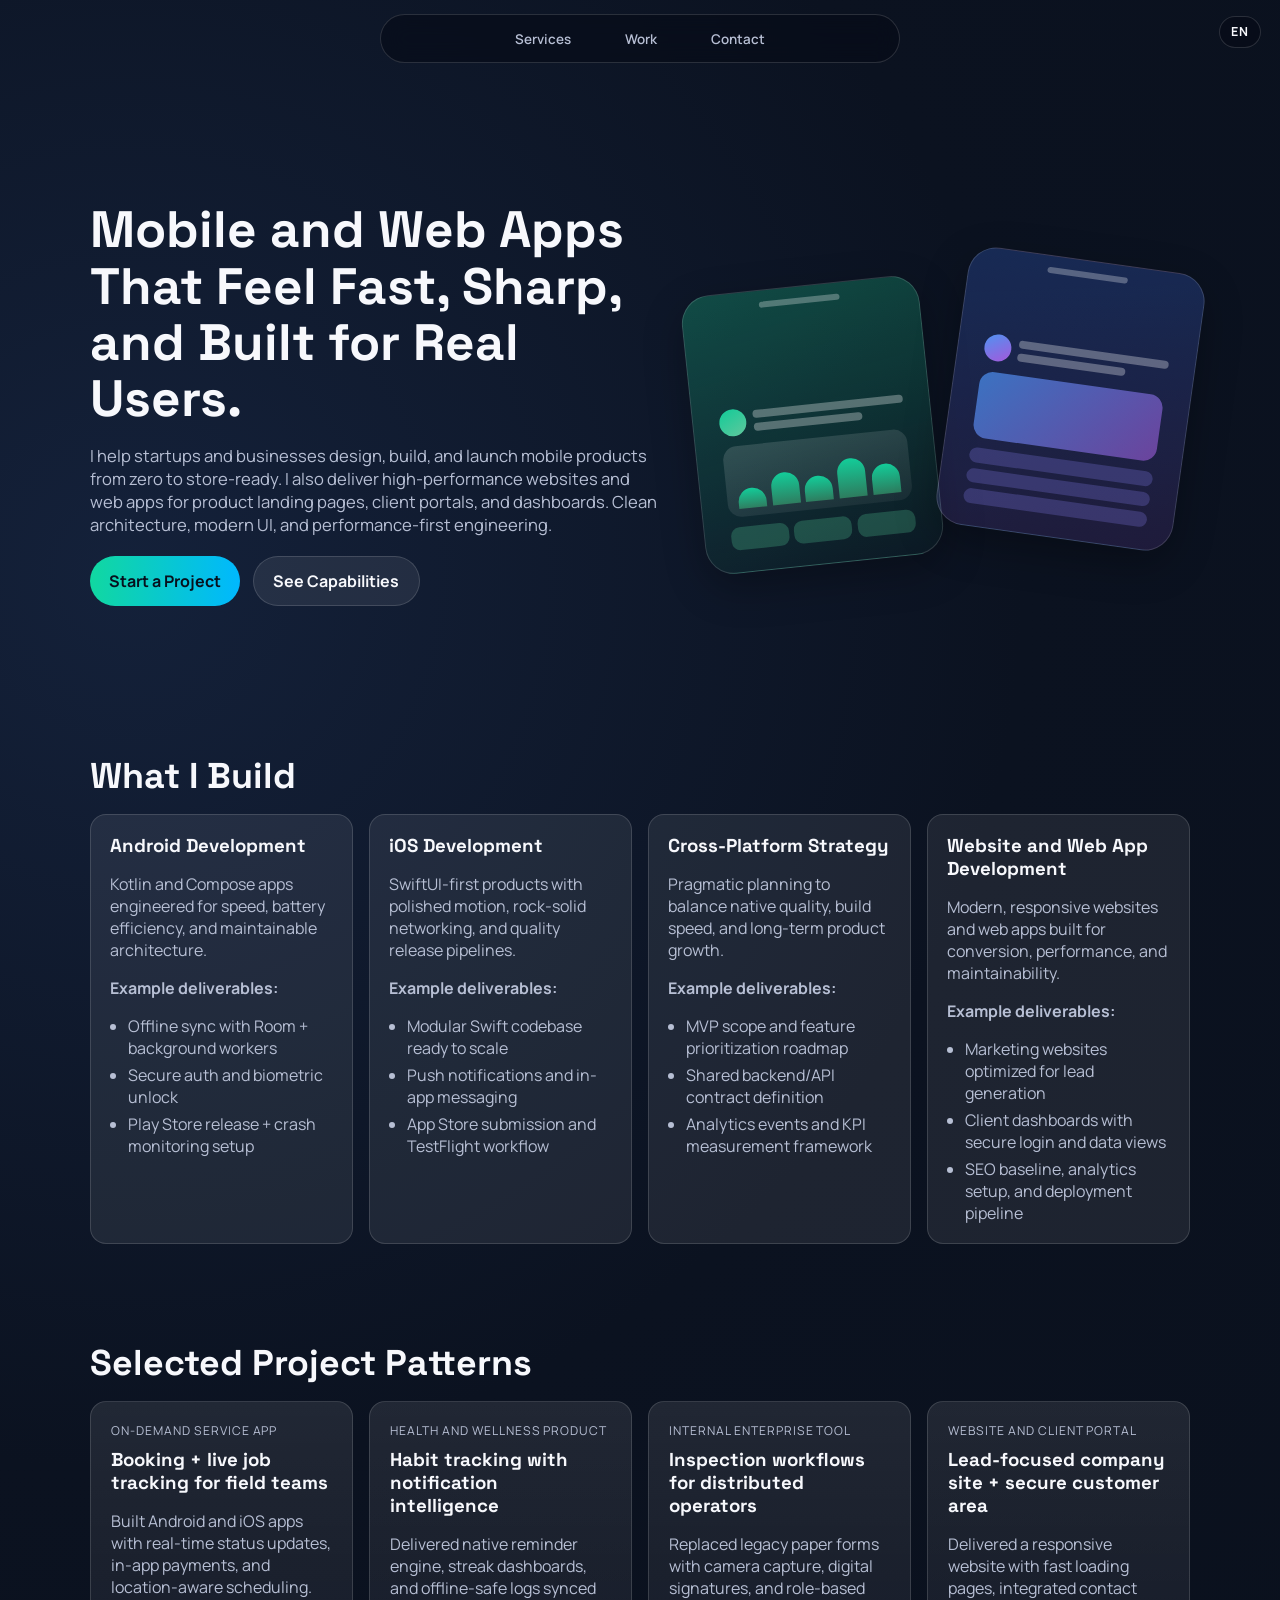
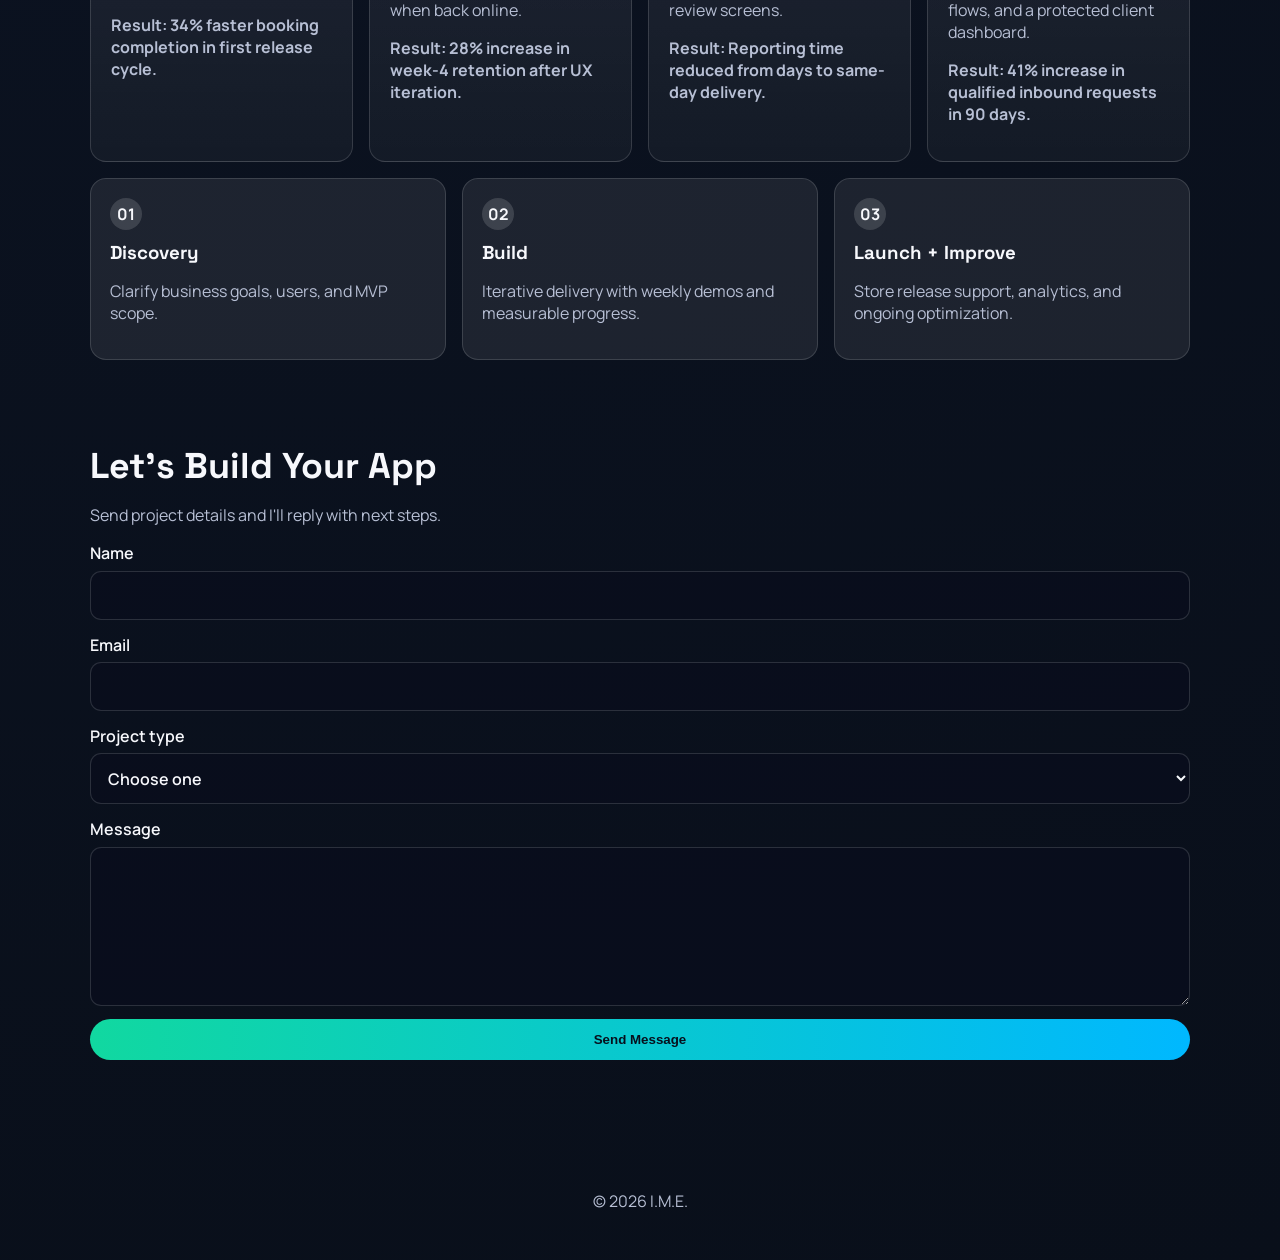
<file: index.html>
﻿<!DOCTYPE html>
<html lang="en">
<head>
  <meta charset="UTF-8" />
  <meta name="viewport" content="width=device-width, initial-scale=1.0" />
  <title>Mobile | Web Freelance</title>
  <meta name="description" content="Independent mobile software engineer building premium Android and iOS apps." />
  <link rel="canonical" href="https://your-domain.com/index.html" />
  <link rel="alternate" hreflang="en" href="https://your-domain.com/index.html" />
  <link rel="alternate" hreflang="it" href="https://your-domain.com/it.html" />
  <link rel="alternate" hreflang="x-default" href="https://your-domain.com/index.html" />
  <script>
    (() => {
      const params = new URLSearchParams(window.location.search);
      const lang = (navigator.language || "").toLowerCase();
      if (!params.has("lang") && lang.startsWith("it")) {
        window.location.replace("it.html");
      }
    })();
  </script>
  <link rel="preconnect" href="https://fonts.googleapis.com" />
  <link rel="preconnect" href="https://fonts.gstatic.com" crossorigin />
  <link href="https://fonts.googleapis.com/css2?family=Space+Grotesk:wght@400;500;700&family=Manrope:wght@400;500;700&display=swap" rel="stylesheet" />
  <link rel="stylesheet" href="styles.css" />
</head>
<body>
  <div class="backdrop" aria-hidden="true"></div>
  <details class="lang-drawer">
    <summary>EN</summary>
    <div class="lang-menu">
      <a href="index.html?lang=en" aria-current="page">English</a>
      <a href="it.html?lang=it">Italiano</a>
    </div>
  </details>

  <header class="site-header">
    <nav>
      <a href="#services">Services</a>
      <a href="#work">Work</a>
      <a href="#contact">Contact</a>
    </nav>
  </header>

  <main id="home">
    <section class="hero">
      <div class="hero-copy">
        <h1>Mobile and Web Apps That Feel Fast, Sharp, and Built for Real Users.</h1>
        <p>
          I help startups and businesses design, build, and launch mobile products from zero to store-ready.
          I also deliver high-performance websites and web apps for product landing pages, client portals, and dashboards.
          Clean architecture, modern UI, and performance-first engineering.
        </p>
        <div class="hero-actions">
          <a class="btn btn-primary" href="#contact">Start a Project</a>
          <a class="btn btn-secondary" href="#services">See Capabilities</a>
        </div>
      </div>
      <div class="hero-visual" aria-hidden="true">
        <div class="phone android">
          <div class="phone-ui">
            <div class="ui-header">
              <div class="ui-avatar"></div>
              <div class="ui-lines">
                <div class="ui-row"></div>
                <div class="ui-row short"></div>
              </div>
            </div>
            <div class="ui-chart">
              <span style="height: 38%"></span>
              <span style="height: 62%"></span>
              <span style="height: 48%"></span>
              <span style="height: 76%"></span>
              <span style="height: 58%"></span>
            </div>
            <div class="ui-pills">
              <div></div>
              <div></div>
              <div></div>
            </div>
          </div>
        </div>
        <div class="phone ios">
          <div class="phone-ui">
            <div class="ui-header">
              <div class="ui-avatar"></div>
              <div class="ui-lines">
                <div class="ui-row"></div>
                <div class="ui-row short"></div>
              </div>
            </div>
            <div class="ui-card"></div>
            <div class="ui-list">
              <div class="ui-list-item"></div>
              <div class="ui-list-item"></div>
              <div class="ui-list-item"></div>
            </div>
          </div>
        </div>
      </div>
    </section>

    <section id="services" class="section">
      <h2>What I Build</h2>
      <div class="grid cards">
        <article class="card">
          <h3>Android Development</h3>
          <p>Kotlin and Compose apps engineered for speed, battery efficiency, and maintainable architecture.</p>
          <p class="example-title">Example deliverables:</p>
          <ul>
            <li>Offline sync with Room + background workers</li>
            <li>Secure auth and biometric unlock</li>
            <li>Play Store release + crash monitoring setup</li>
          </ul>
        </article>
        <article class="card">
          <h3>iOS Development</h3>
          <p>SwiftUI-first products with polished motion, rock-solid networking, and quality release pipelines.</p>
          <p class="example-title">Example deliverables:</p>
          <ul>
            <li>Modular Swift codebase ready to scale</li>
            <li>Push notifications and in-app messaging</li>
            <li>App Store submission and TestFlight workflow</li>
          </ul>
        </article>
        <article class="card">
          <h3>Cross-Platform Strategy</h3>
          <p>Pragmatic planning to balance native quality, build speed, and long-term product growth.</p>
          <p class="example-title">Example deliverables:</p>
          <ul>
            <li>MVP scope and feature prioritization roadmap</li>
            <li>Shared backend/API contract definition</li>
            <li>Analytics events and KPI measurement framework</li>
          </ul>
        </article>
        <article class="card">
          <h3>Website and Web App Development</h3>
          <p>Modern, responsive websites and web apps built for conversion, performance, and maintainability.</p>
          <p class="example-title">Example deliverables:</p>
          <ul>
            <li>Marketing websites optimized for lead generation</li>
            <li>Client dashboards with secure login and data views</li>
            <li>SEO baseline, analytics setup, and deployment pipeline</li>
          </ul>
        </article>
      </div>
    </section>

    <section id="work" class="section section-accent">
      <h2>Selected Project Patterns</h2>
      <div class="grid work-samples">
        <article>
          <p class="work-kind">On-demand Service App</p>
          <h3>Booking + live job tracking for field teams</h3>
          <p>Built Android and iOS apps with real-time status updates, in-app payments, and location-aware scheduling.</p>
          <p class="work-result">Result: 34% faster booking completion in first release cycle.</p>
        </article>
        <article>
          <p class="work-kind">Health and Wellness Product</p>
          <h3>Habit tracking with notification intelligence</h3>
          <p>Delivered native reminder engine, streak dashboards, and offline-safe logs synced when back online.</p>
          <p class="work-result">Result: 28% increase in week-4 retention after UX iteration.</p>
        </article>
        <article>
          <p class="work-kind">Internal Enterprise Tool</p>
          <h3>Inspection workflows for distributed operators</h3>
          <p>Replaced legacy paper forms with camera capture, digital signatures, and role-based review screens.</p>
          <p class="work-result">Result: Reporting time reduced from days to same-day delivery.</p>
        </article>
        <article>
          <p class="work-kind">Website and Client Portal</p>
          <h3>Lead-focused company site + secure customer area</h3>
          <p>Delivered a responsive website with fast loading pages, integrated contact flows, and a protected client dashboard.</p>
          <p class="work-result">Result: 41% increase in qualified inbound requests in 90 days.</p>
        </article>
      </div>
      <div class="grid process">
        <article>
          <span>01</span>
          <h3>Discovery</h3>
          <p>Clarify business goals, users, and MVP scope.</p>
        </article>
        <article>
          <span>02</span>
          <h3>Build</h3>
          <p>Iterative delivery with weekly demos and measurable progress.</p>
        </article>
        <article>
          <span>03</span>
          <h3>Launch + Improve</h3>
          <p>Store release support, analytics, and ongoing optimization.</p>
        </article>
      </div>
    </section>

    <section id="contact" class="section contact">
      <h2>Let's Build Your App</h2>
      <p>Send project details and I'll reply with next steps.</p>

      <form
        id="contact-form"
        class="contact-form"
        action="https://formsubmit.co/ajax/21b4b3515dfa294de6bba8d975dcc815"
        method="POST"
        novalidate
      >
        <label>
          Name
          <input type="text" name="name" required />
        </label>
        <label>
          Email
          <input type="email" name="email" required />
        </label>
        <label>
          Project type
          <select name="projectType" required>
            <option value="">Choose one</option>
            <option>Android App</option>
            <option>iOS App</option>
            <option>Android + iOS App</option>
            <option>Website / Web App</option>
            <option>Consulting</option>
          </select>
        </label>
        <label>
          Message
          <textarea name="message" rows="6" required></textarea>
        </label>
        <button type="submit" class="btn btn-primary" id="send-button">Send Message</button>
      </form>
      <p class="note" id="form-note"></p>
    </section>
  </main>

  <footer>
    <p>© <span id="year"></span> I.M.E.</p>
  </footer>

  <script src="script.js"></script>
</body>
</html>
</file>
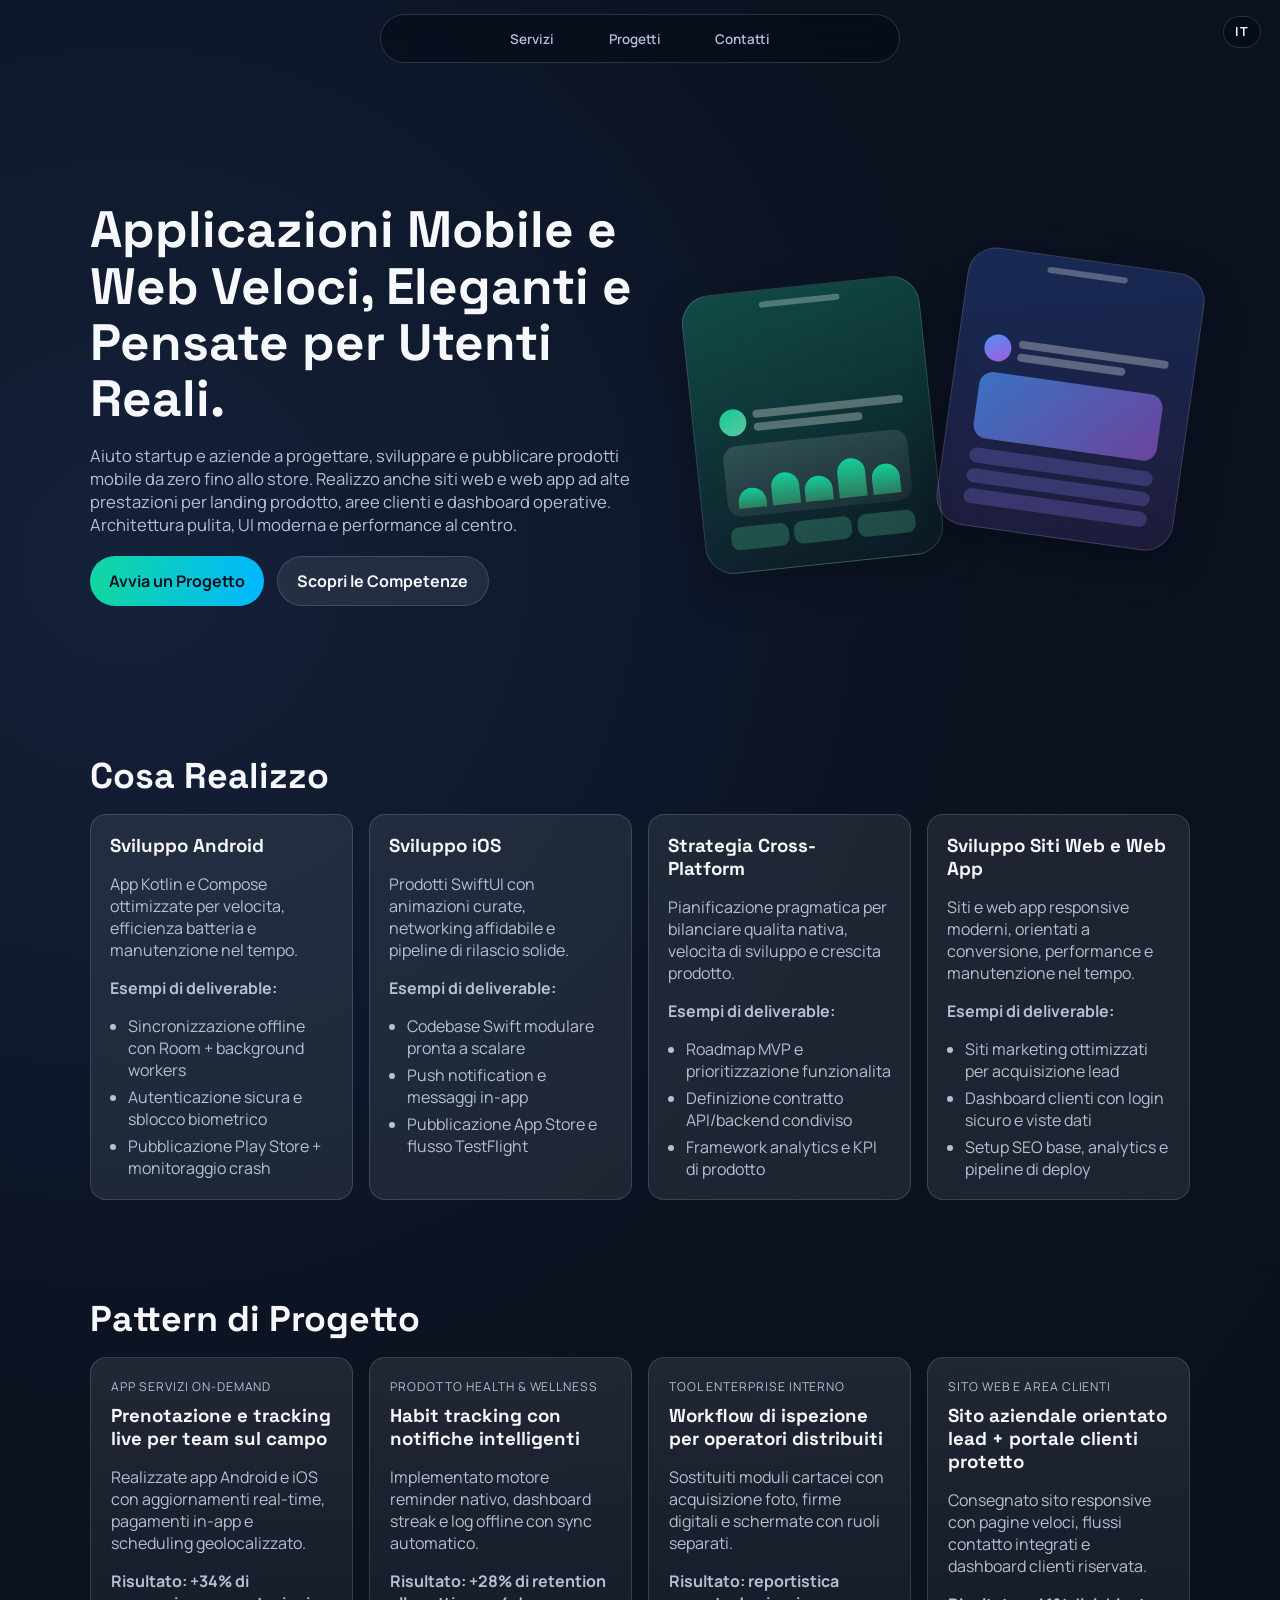
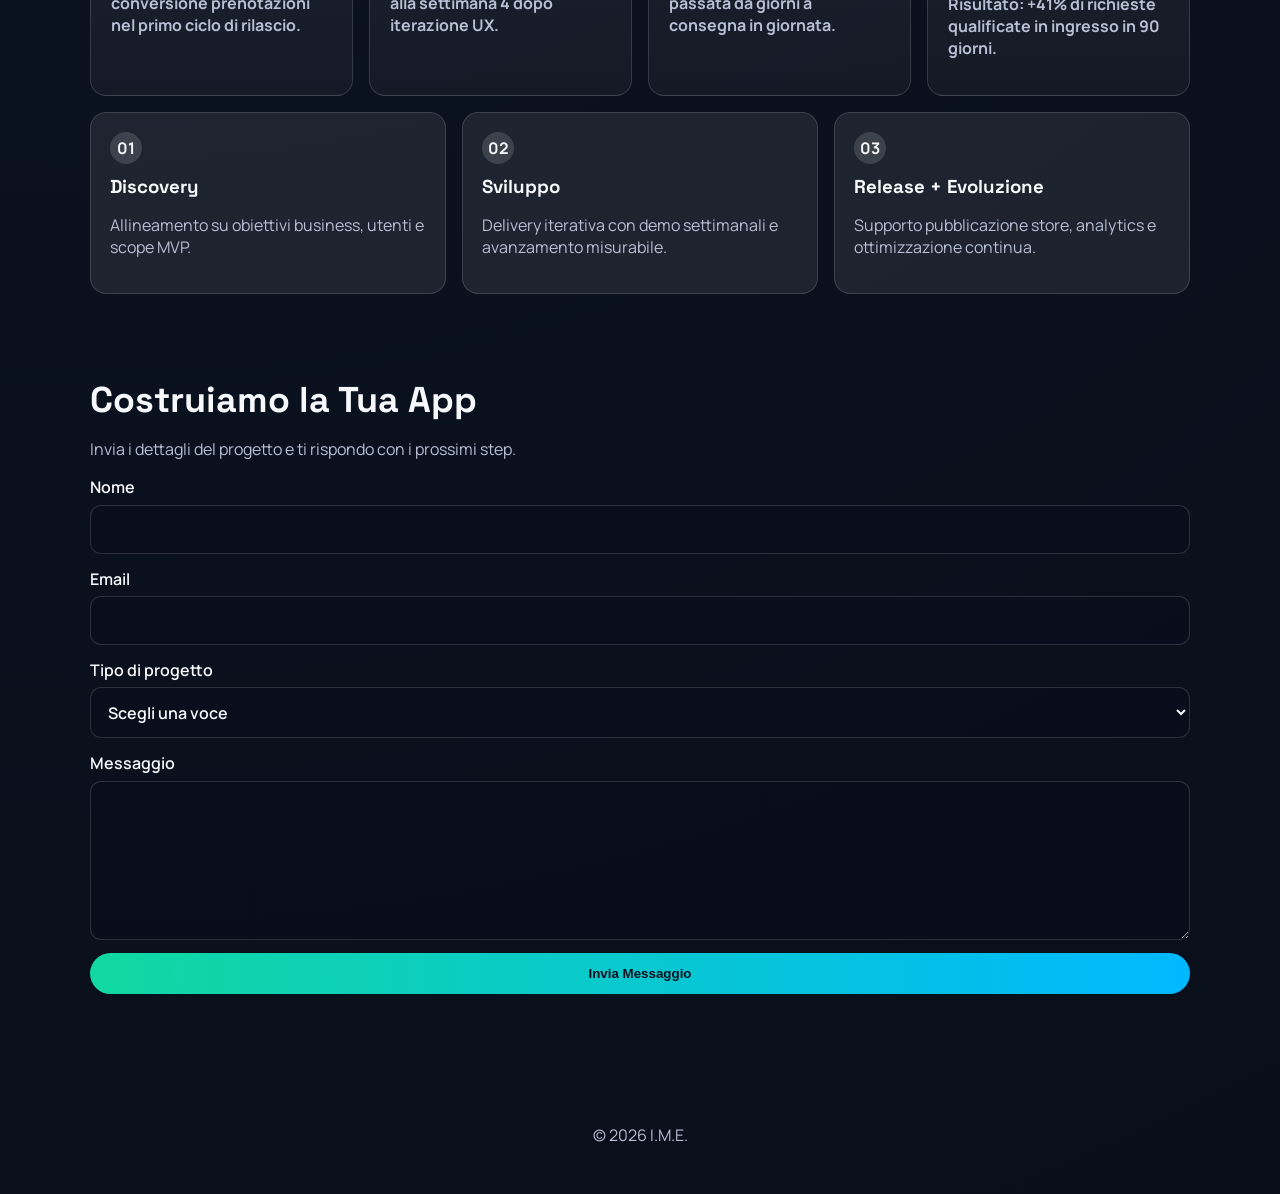
<file: it.html>
﻿<!DOCTYPE html>
<html lang="it">
<head>
  <meta charset="UTF-8" />
  <meta name="viewport" content="width=device-width, initial-scale=1.0" />
  <title>Mobile | Web Freelance</title>
  <meta name="description" content="Ingegnere software mobile freelance per app Android e iOS ad alte prestazioni." />
  <link rel="canonical" href="https://your-domain.com/it.html" />
  <link rel="alternate" hreflang="en" href="https://your-domain.com/index.html" />
  <link rel="alternate" hreflang="it" href="https://your-domain.com/it.html" />
  <link rel="alternate" hreflang="x-default" href="https://your-domain.com/index.html" />
  <link rel="preconnect" href="https://fonts.googleapis.com" />
  <link rel="preconnect" href="https://fonts.gstatic.com" crossorigin />
  <link href="https://fonts.googleapis.com/css2?family=Space+Grotesk:wght@400;500;700&family=Manrope:wght@400;500;700&display=swap" rel="stylesheet" />
  <link rel="stylesheet" href="styles.css" />
</head>
<body>
  <div class="backdrop" aria-hidden="true"></div>
  <details class="lang-drawer">
    <summary>IT</summary>
    <div class="lang-menu">
      <a href="index.html?lang=en">English</a>
      <a href="it.html?lang=it" aria-current="page">Italiano</a>
    </div>
  </details>

  <header class="site-header">
    <nav>
      <a href="#services">Servizi</a>
      <a href="#work">Progetti</a>
      <a href="#contact">Contatti</a>
    </nav>
  </header>

  <main id="home">
    <section class="hero">
      <div class="hero-copy">
        <h1>Applicazioni Mobile e Web Veloci, Eleganti e Pensate per Utenti Reali.</h1>
        <p>
          Aiuto startup e aziende a progettare, sviluppare e pubblicare prodotti mobile da zero fino allo store.
          Realizzo anche siti web e web app ad alte prestazioni per landing prodotto, aree clienti e dashboard operative.
          Architettura pulita, UI moderna e performance al centro.
        </p>
        <div class="hero-actions">
          <a class="btn btn-primary" href="#contact">Avvia un Progetto</a>
          <a class="btn btn-secondary" href="#services">Scopri le Competenze</a>
        </div>
      </div>
      <div class="hero-visual" aria-hidden="true">
        <div class="phone android">
          <div class="phone-ui">
            <div class="ui-header">
              <div class="ui-avatar"></div>
              <div class="ui-lines">
                <div class="ui-row"></div>
                <div class="ui-row short"></div>
              </div>
            </div>
            <div class="ui-chart">
              <span style="height: 38%"></span>
              <span style="height: 62%"></span>
              <span style="height: 48%"></span>
              <span style="height: 76%"></span>
              <span style="height: 58%"></span>
            </div>
            <div class="ui-pills">
              <div></div>
              <div></div>
              <div></div>
            </div>
          </div>
        </div>
        <div class="phone ios">
          <div class="phone-ui">
            <div class="ui-header">
              <div class="ui-avatar"></div>
              <div class="ui-lines">
                <div class="ui-row"></div>
                <div class="ui-row short"></div>
              </div>
            </div>
            <div class="ui-card"></div>
            <div class="ui-list">
              <div class="ui-list-item"></div>
              <div class="ui-list-item"></div>
              <div class="ui-list-item"></div>
            </div>
          </div>
        </div>
      </div>
    </section>

    <section id="services" class="section">
      <h2>Cosa Realizzo</h2>
      <div class="grid cards">
        <article class="card">
          <h3>Sviluppo Android</h3>
          <p>App Kotlin e Compose ottimizzate per velocita, efficienza batteria e manutenzione nel tempo.</p>
          <p class="example-title">Esempi di deliverable:</p>
          <ul>
            <li>Sincronizzazione offline con Room + background workers</li>
            <li>Autenticazione sicura e sblocco biometrico</li>
            <li>Pubblicazione Play Store + monitoraggio crash</li>
          </ul>
        </article>
        <article class="card">
          <h3>Sviluppo iOS</h3>
          <p>Prodotti SwiftUI con animazioni curate, networking affidabile e pipeline di rilascio solide.</p>
          <p class="example-title">Esempi di deliverable:</p>
          <ul>
            <li>Codebase Swift modulare pronta a scalare</li>
            <li>Push notification e messaggi in-app</li>
            <li>Pubblicazione App Store e flusso TestFlight</li>
          </ul>
        </article>
        <article class="card">
          <h3>Strategia Cross-Platform</h3>
          <p>Pianificazione pragmatica per bilanciare qualita nativa, velocita di sviluppo e crescita prodotto.</p>
          <p class="example-title">Esempi di deliverable:</p>
          <ul>
            <li>Roadmap MVP e prioritizzazione funzionalita</li>
            <li>Definizione contratto API/backend condiviso</li>
            <li>Framework analytics e KPI di prodotto</li>
          </ul>
        </article>
        <article class="card">
          <h3>Sviluppo Siti Web e Web App</h3>
          <p>Siti e web app responsive moderni, orientati a conversione, performance e manutenzione nel tempo.</p>
          <p class="example-title">Esempi di deliverable:</p>
          <ul>
            <li>Siti marketing ottimizzati per acquisizione lead</li>
            <li>Dashboard clienti con login sicuro e viste dati</li>
            <li>Setup SEO base, analytics e pipeline di deploy</li>
          </ul>
        </article>
      </div>
    </section>

    <section id="work" class="section section-accent">
      <h2>Pattern di Progetto</h2>
      <div class="grid work-samples">
        <article>
          <p class="work-kind">App Servizi On-demand</p>
          <h3>Prenotazione e tracking live per team sul campo</h3>
          <p>Realizzate app Android e iOS con aggiornamenti real-time, pagamenti in-app e scheduling geolocalizzato.</p>
          <p class="work-result">Risultato: +34% di conversione prenotazioni nel primo ciclo di rilascio.</p>
        </article>
        <article>
          <p class="work-kind">Prodotto Health & Wellness</p>
          <h3>Habit tracking con notifiche intelligenti</h3>
          <p>Implementato motore reminder nativo, dashboard streak e log offline con sync automatico.</p>
          <p class="work-result">Risultato: +28% di retention alla settimana 4 dopo iterazione UX.</p>
        </article>
        <article>
          <p class="work-kind">Tool Enterprise Interno</p>
          <h3>Workflow di ispezione per operatori distribuiti</h3>
          <p>Sostituiti moduli cartacei con acquisizione foto, firme digitali e schermate con ruoli separati.</p>
          <p class="work-result">Risultato: reportistica passata da giorni a consegna in giornata.</p>
        </article>
        <article>
          <p class="work-kind">Sito Web e Area Clienti</p>
          <h3>Sito aziendale orientato lead + portale clienti protetto</h3>
          <p>Consegnato sito responsive con pagine veloci, flussi contatto integrati e dashboard clienti riservata.</p>
          <p class="work-result">Risultato: +41% di richieste qualificate in ingresso in 90 giorni.</p>
        </article>
      </div>
      <div class="grid process">
        <article>
          <span>01</span>
          <h3>Discovery</h3>
          <p>Allineamento su obiettivi business, utenti e scope MVP.</p>
        </article>
        <article>
          <span>02</span>
          <h3>Sviluppo</h3>
          <p>Delivery iterativa con demo settimanali e avanzamento misurabile.</p>
        </article>
        <article>
          <span>03</span>
          <h3>Release + Evoluzione</h3>
          <p>Supporto pubblicazione store, analytics e ottimizzazione continua.</p>
        </article>
      </div>
    </section>

    <section id="contact" class="section contact">
      <h2>Costruiamo la Tua App</h2>
      <p>Invia i dettagli del progetto e ti rispondo con i prossimi step.</p>

      <form
        id="contact-form"
        class="contact-form"
        action="https://formsubmit.co/ajax/21b4b3515dfa294de6bba8d975dcc815"
        method="POST"
        novalidate
      >
        <label>
          Nome
          <input type="text" name="name" required />
        </label>
        <label>
          Email
          <input type="email" name="email" required />
        </label>
        <label>
          Tipo di progetto
          <select name="projectType" required>
            <option value="">Scegli una voce</option>
            <option>App Android</option>
            <option>App iOS</option>
            <option>App Android + iOS</option>
            <option>Sito Web / Web App</option>
            <option>Consulenza</option>
          </select>
        </label>
        <label>
          Messaggio
          <textarea name="message" rows="6" required></textarea>
        </label>
        <button type="submit" class="btn btn-primary" id="send-button">Invia Messaggio</button>
      </form>
      <p class="note" id="form-note"></p>
    </section>
  </main>

  <footer>
    <p>© <span id="year"></span> I.M.E.</p>
  </footer>

  <script src="script.js"></script>
</body>
</html>
</file>
<file: styles.css>
﻿:root {
  --bg: #0b1220;
  --surface: rgba(255, 255, 255, 0.08);
  --surface-strong: rgba(255, 255, 255, 0.14);
  --text: #f7f8fc;
  --muted: #b7bfd4;
  --brand: #11d8a0;
  --brand-2: #00b8ff;
  --line: rgba(255, 255, 255, 0.14);
  --shadow: 0 14px 40px rgba(0, 0, 0, 0.28);
}

* {
  box-sizing: border-box;
}

html,
body {
  margin: 0;
  padding: 0;
  background: radial-gradient(circle at 10% 20%, #14213a 0%, var(--bg) 35%, #090f1a 100%);
  color: var(--text);
  font-family: "Manrope", sans-serif;
  scroll-behavior: smooth;
}

body {
  padding-top: 0.9rem;
}

.backdrop {
  position: fixed;
  inset: 0;
  pointer-events: none;
  background:
    radial-gradient(circle at 15% 30%, rgba(17, 216, 160, 0.16), transparent 42%),
    radial-gradient(circle at 82% 15%, rgba(0, 184, 255, 0.16), transparent 40%);
  z-index: -1;
}

.lang-drawer {
  position: fixed;
  top: 1rem;
  right: 1.2rem;
  z-index: 20;
}

.lang-drawer > summary {
  list-style: none;
  cursor: pointer;
  border: 1px solid var(--line);
  background: rgba(7, 12, 24, 0.72);
  backdrop-filter: blur(10px);
  color: var(--text);
  border-radius: 999px;
  padding: 0.4rem 0.7rem;
  font-size: 0.78rem;
  font-weight: 700;
  letter-spacing: 0.05em;
}

.lang-drawer > summary::-webkit-details-marker {
  display: none;
}

.lang-menu {
  margin-top: 0.35rem;
  border: 1px solid var(--line);
  background: rgba(7, 12, 24, 0.9);
  border-radius: 0.7rem;
  padding: 0.35rem;
  display: grid;
  gap: 0.2rem;
  min-width: 7.5rem;
}

.lang-menu a {
  color: var(--muted);
  text-decoration: none;
  font-size: 0.82rem;
  border-radius: 0.5rem;
  padding: 0.38rem 0.5rem;
}

.lang-menu a:hover,
.lang-menu a[aria-current="page"] {
  background: rgba(255, 255, 255, 0.1);
  color: var(--text);
}

.site-header {
  width: min(520px, 92vw);
  margin: 0 auto;
  padding: 0.55rem 0.8rem;
  border: 1px solid var(--line);
  background: rgba(7, 12, 24, 0.65);
  backdrop-filter: blur(12px);
  border-radius: 999px;
  display: flex;
  justify-content: center;
  align-items: center;
  gap: 0.6rem;
  position: sticky;
  top: 0.9rem;
  z-index: 10;
}

nav {
  display: flex;
  gap: 1.3rem;
}

nav a {
  color: var(--muted);
  text-decoration: none;
  font-weight: 600;
  font-size: 0.84rem;
  padding: 0.35rem 1.05rem;
  border-radius: 999px;
}

nav a:hover {
  color: var(--text);
  background: rgba(255, 255, 255, 0.08);
}

main,
footer {
  width: min(1100px, 92vw);
  margin: 0 auto;
}

.hero {
  min-height: 72vh;
  display: grid;
  gap: 2rem;
  align-items: center;
  grid-template-columns: 1.15fr 1fr;
  padding: 4rem 0 2.5rem;
}

.kicker {
  color: var(--brand);
  font-family: "Space Grotesk", sans-serif;
  text-transform: uppercase;
  letter-spacing: 0.1em;
  font-weight: 700;
  font-size: 0.8rem;
}

h1,
h2,
h3 {
  font-family: "Space Grotesk", sans-serif;
  margin: 0;
}

h1 {
  margin-top: 0.6rem;
  font-size: clamp(2rem, 4vw, 3.5rem);
  line-height: 1.1;
}

.hero-copy p {
  max-width: 62ch;
  color: var(--muted);
  font-size: 1.04rem;
}

.hero-actions {
  display: flex;
  gap: 0.8rem;
  flex-wrap: wrap;
  margin-top: 1.25rem;
}

.btn {
  border-radius: 999px;
  border: 1px solid var(--line);
  padding: 0.8rem 1.2rem;
  text-decoration: none;
  color: var(--text);
  font-weight: 700;
  display: inline-flex;
  align-items: center;
  justify-content: center;
  cursor: pointer;
}

.btn-primary {
  background: linear-gradient(92deg, var(--brand), var(--brand-2));
  color: #07101d;
  border: none;
}

.btn-secondary {
  background: var(--surface);
}

.hero-visual {
  display: grid;
  gap: 1.2rem;
  justify-content: center;
  grid-template-columns: repeat(2, minmax(120px, 1fr));
}

.phone {
  min-height: 280px;
  border-radius: 1.8rem;
  border: 1px solid var(--line);
  background: linear-gradient(170deg, rgba(255, 255, 255, 0.18), rgba(255, 255, 255, 0.03));
  box-shadow: var(--shadow);
  display: flex;
  align-items: flex-end;
  justify-content: center;
  padding-bottom: 1.4rem;
  font-family: "Space Grotesk", sans-serif;
  font-size: 1.15rem;
  font-weight: 700;
  position: relative;
  overflow: hidden;
}

.phone::before {
  content: "";
  position: absolute;
  top: 0.7rem;
  left: 50%;
  transform: translateX(-50%);
  width: 34%;
  height: 0.35rem;
  border-radius: 999px;
  background: rgba(255, 255, 255, 0.28);
}

.phone-ui {
  width: 78%;
  margin-top: 2.1rem;
  display: grid;
  gap: 0.65rem;
}

.ui-header {
  display: flex;
  gap: 0.45rem;
  align-items: center;
}

.ui-avatar {
  width: 1.7rem;
  height: 1.7rem;
  border-radius: 50%;
  background: linear-gradient(150deg, rgba(17, 216, 160, 0.7), rgba(0, 184, 255, 0.7));
}

.ui-lines {
  flex: 1;
  display: grid;
  gap: 0.34rem;
}

.ui-row {
  height: 0.48rem;
  border-radius: 999px;
  background: rgba(255, 255, 255, 0.3);
}

.ui-row.short {
  width: 72%;
}

.ui-chart {
  height: 4.4rem;
  border-radius: 0.85rem;
  padding: 0.7rem 0.7rem 0.5rem;
  display: flex;
  align-items: flex-end;
  gap: 0.35rem;
  background: linear-gradient(170deg, rgba(255, 255, 255, 0.14), rgba(255, 255, 255, 0.05));
}

.ui-chart span {
  flex: 1;
  border-radius: 999px 999px 0 0;
  background: linear-gradient(180deg, rgba(17, 216, 160, 0.86), rgba(0, 184, 255, 0.65));
}

.ui-pills {
  display: grid;
  grid-template-columns: repeat(3, 1fr);
  gap: 0.35rem;
}

.ui-pills div {
  height: 1.4rem;
  border-radius: 0.55rem;
  background: rgba(255, 255, 255, 0.15);
}

.ui-card {
  height: 4.2rem;
  border-radius: 0.85rem;
  background: linear-gradient(130deg, rgba(17, 216, 160, 0.6), rgba(0, 184, 255, 0.5));
}

.ui-list {
  display: grid;
  gap: 0.35rem;
}

.ui-list-item {
  height: 0.92rem;
  border-radius: 999px;
  background: rgba(255, 255, 255, 0.22);
}

.android {
  transform: translateY(26px) rotate(-6deg);
  background: linear-gradient(170deg, rgba(27, 225, 155, 0.26), rgba(16, 82, 55, 0.1));
}

.android .ui-avatar {
  background: linear-gradient(150deg, rgba(17, 216, 160, 0.92), rgba(128, 255, 195, 0.72));
}

.android .ui-chart span {
  background: linear-gradient(180deg, rgba(17, 216, 160, 0.92), rgba(52, 154, 109, 0.7));
}

.android .ui-card {
  background: linear-gradient(130deg, rgba(17, 216, 160, 0.64), rgba(103, 250, 181, 0.44));
}

.android .ui-pills div,
.android .ui-list-item {
  background: rgba(106, 255, 186, 0.2);
}

.ios {
  transform: rotate(8deg);
  background: linear-gradient(170deg, rgba(63, 122, 255, 0.24), rgba(178, 98, 255, 0.12));
}

.ios .ui-avatar {
  background: linear-gradient(150deg, rgba(82, 157, 255, 0.92), rgba(201, 100, 255, 0.8));
}

.ios .ui-chart span {
  background: linear-gradient(180deg, rgba(79, 154, 255, 0.9), rgba(190, 109, 255, 0.66));
}

.ios .ui-card {
  background: linear-gradient(130deg, rgba(77, 154, 255, 0.66), rgba(193, 106, 255, 0.48));
}

.ios .ui-pills div,
.ios .ui-list-item {
  background: rgba(142, 134, 255, 0.24);
}

.section {
  padding: 2.6rem 0;
}

.section h2 {
  font-size: clamp(1.5rem, 2.8vw, 2.3rem);
}

.grid {
  display: grid;
  gap: 1rem;
}

.cards {
  grid-template-columns: repeat(auto-fit, minmax(210px, 1fr));
  margin-top: 1rem;
}

.card,
.process article {
  padding: 1.2rem;
  border: 1px solid var(--line);
  border-radius: 1rem;
  background: var(--surface);
}

.card h3,
.process h3 {
  margin-bottom: 0.55rem;
}

.card p,
.process p,
.section p {
  color: var(--muted);
}

.card ul {
  margin: 0.35rem 0 0;
  padding-left: 1.1rem;
  color: var(--muted);
}

.card li + li {
  margin-top: 0.3rem;
}

.example-title {
  margin-top: 0.75rem;
  font-weight: 700;
  color: #d8def0;
}

.section-accent {
  margin-top: 0.8rem;
}

.contact .note.error {
  color: #ffb3b3;
}

.work-samples {
  margin-top: 1rem;
  grid-template-columns: repeat(auto-fit, minmax(230px, 1fr));
}

.work-samples article {
  padding: 1.25rem;
  border: 1px solid var(--line);
  border-radius: 1rem;
  background: linear-gradient(180deg, rgba(255, 255, 255, 0.09), rgba(255, 255, 255, 0.04));
}

.work-kind {
  font-size: 0.76rem;
  text-transform: uppercase;
  letter-spacing: 0.08em;
  color: #8ad8ff;
  margin: 0 0 0.55rem;
}

.work-samples h3 {
  margin-bottom: 0.45rem;
}

.work-result {
  margin-top: 0.8rem;
  color: #d3ffef;
  font-weight: 700;
}

.process {
  margin-top: 1rem;
  grid-template-columns: repeat(auto-fit, minmax(210px, 1fr));
}

.process span {
  display: inline-flex;
  width: 2rem;
  height: 2rem;
  align-items: center;
  justify-content: center;
  border-radius: 999px;
  background: var(--surface-strong);
  margin-bottom: 0.7rem;
  font-weight: 700;
}

.contact-form {
  margin-top: 1rem;
  display: grid;
  gap: 0.85rem;
}

label {
  display: grid;
  gap: 0.42rem;
  font-weight: 600;
}

input,
select,
textarea {
  width: 100%;
  padding: 0.78rem 0.82rem;
  border-radius: 0.7rem;
  border: 1px solid var(--line);
  background: rgba(9, 14, 29, 0.7);
  color: var(--text);
  font: inherit;
}

textarea {
  resize: vertical;
}

.note {
  min-height: 1.2em;
  color: var(--muted);
  font-size: 0.92rem;
}

.btn:disabled {
  opacity: 0.7;
  cursor: not-allowed;
}

footer {
  padding: 1.6rem 0 2rem;
  color: var(--muted);
  text-align: center;
}

@media (max-width: 860px) {
  .hero {
    grid-template-columns: 1fr;
    padding-top: 2.8rem;
  }

  .hero-visual {
    width: min(460px, 100%);
    margin: 0 auto;
  }

  .site-header {
    border-radius: 1rem;
  }
}

@media (max-width: 540px) {
  .lang-drawer {
    top: 4.5rem;
    right: 0.8rem;
  }

  .lang-drawer > summary {
    padding: 0.35rem 0.62rem;
    font-size: 0.74rem;
  }

  .site-header {
    width: min(360px, 92vw);
    padding: 0.5rem 0.65rem;
  }

  nav {
    width: 100%;
    justify-content: center;
    gap: 0.85rem;
  }

  nav a {
    font-size: 0.79rem;
    padding: 0.3rem 0.8rem;
  }

  .phone {
    min-height: 240px;
  }
}
</file>
